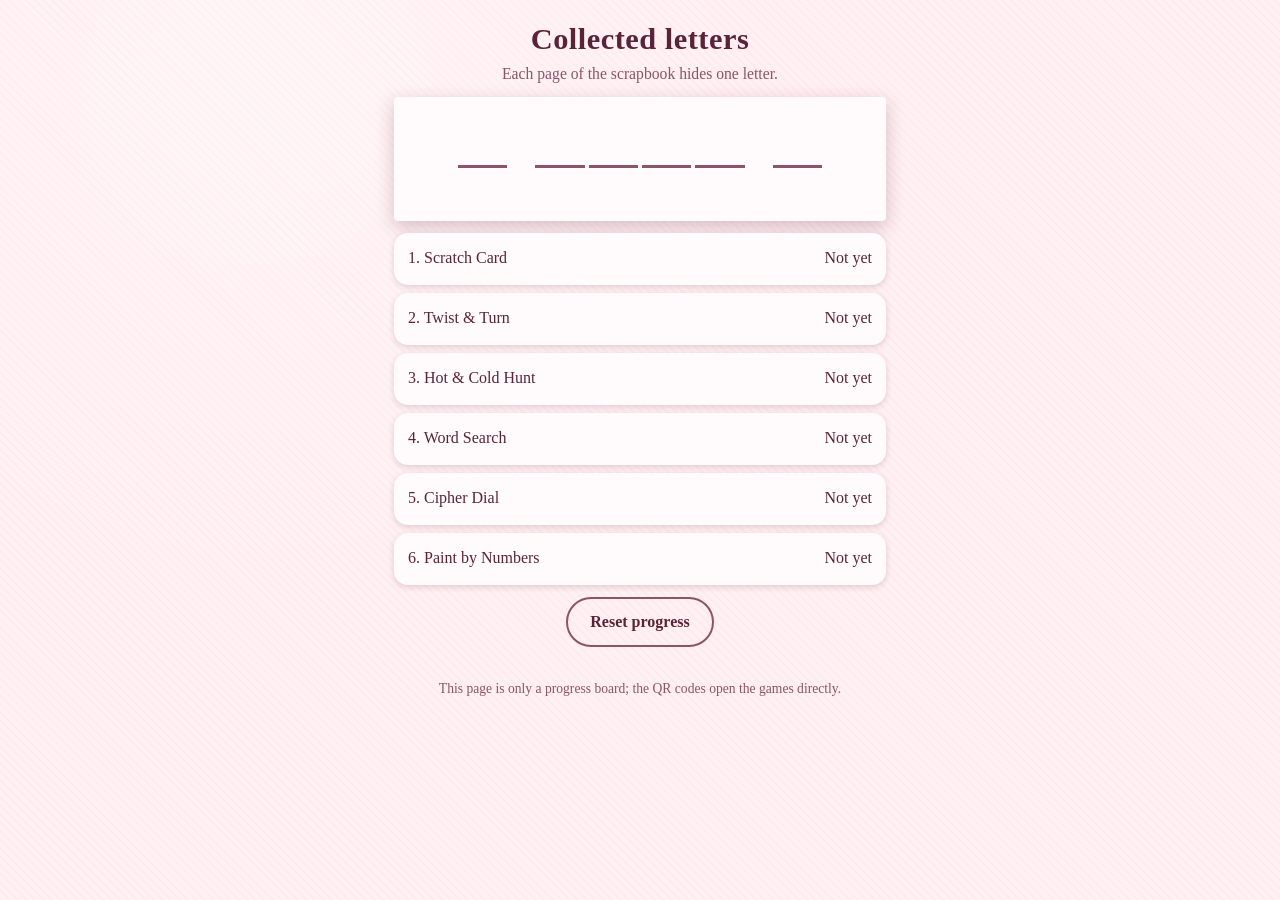
<file: index.html>
<!doctype html>
<html lang="en">
<head>
  <meta charset="utf-8">
  <meta name="viewport" content="width=device-width, initial-scale=1, viewport-fit=cover">
  <meta name="theme-color" content="#fff0f3">
  <title>Scrapbook</title>
  <link rel="stylesheet" href="shared/theme.css">
  <style>
    .letters {
      /* Never wrap: the phrase must read as one line. Size scales with the viewport. */
      display: flex; justify-content: center; gap: 4px; flex-wrap: nowrap;
      font-family: var(--font-hand); font-size: clamp(1.7rem, 9vw, 2.8rem); line-height: 1.1;
      margin: 8px 0 2px;
    }
    .letters .slot {
      width: 1.1em; text-align: center; border-bottom: 3px solid var(--ink-soft);
      color: var(--accent); min-height: 1.2em;
    }
    .letters .gap { width: .45em; flex: none; }
    .letters .slot { flex: none; }
    .final {
      text-align: center; font-family: var(--font-hand);
      font-size: 1.5rem; color: var(--accent); min-height: 1.6em;
    }
    .list { list-style: none; margin: 0; padding: 0; display: grid; gap: 8px; }
    .list a {
      display: flex; justify-content: space-between; align-items: center;
      padding: 12px 14px; border-radius: var(--radius); text-decoration: none;
      color: var(--ink); background: #fffafb; box-shadow: 0 2px 6px rgba(90,36,56,.18);
      min-height: 52px;
    }
    .list .done { color: var(--good); font-weight: 700; }
    .note { font-size: .85rem; color: var(--ink-soft); text-align: center; margin: 4px 0 0; }
    #offline { color: var(--good); }
  </style>
</head>
<body>
  <div class="page">
    <header class="top">
      <h1>Collected letters</h1>
      <p>Each page of the scrapbook hides one letter.</p>
    </header>

    <div class="frame straight">
      <div class="letters" id="letters" aria-label="Collected letters"></div>
      <div class="final" id="final"></div>
    </div>

    <ul class="list" id="list"></ul>

    <div class="row">
      <button class="btn ghost" id="reset" type="button">Reset progress</button>
    </div>
    <p class="note" id="offline"></p>
    <p class="note">This page is only a progress board; the QR codes open the games directly.</p>
  </div>

  <script src="shared/core.js"></script>
  <script>
    (function () {
      var got = SB.getLetters();
      var lettersEl = SB.$('#letters');
      var listEl = SB.$('#list');

      SB.GAMES.forEach(function (g, i) {
        lettersEl.append(SB.el('div', { class: 'slot', text: got[g.id] ? g.letter : '' }));
        if (i === 0 || i === 4) lettersEl.append(SB.el('div', { class: 'gap' }));

        var status = SB.el('span', { class: got[g.id] ? 'done' : '', text: got[g.id] ? 'Found ' + g.letter : 'Not yet' });
        var a = SB.el('a', { href: g.path + 'index.html' }, [SB.el('span', { text: (i + 1) + '. ' + g.title }), status]);
        listEl.append(SB.el('li', null, [a]));
      });

      if (SB.GAMES.every(function (g) { return got[g.id]; })) {
        SB.$('#final').textContent = 'I love u ❤';
      }

      SB.$('#reset').addEventListener('click', function () {
        if (confirm('Clear all collected letters on this device?')) { SB.resetLetters(); location.reload(); }
      });

      if ('serviceWorker' in navigator && navigator.serviceWorker.controller) {
        SB.$('#offline').textContent = 'Offline mode is ready on this device.';
      }
    })();
  </script>
</body>
</html>
</file>
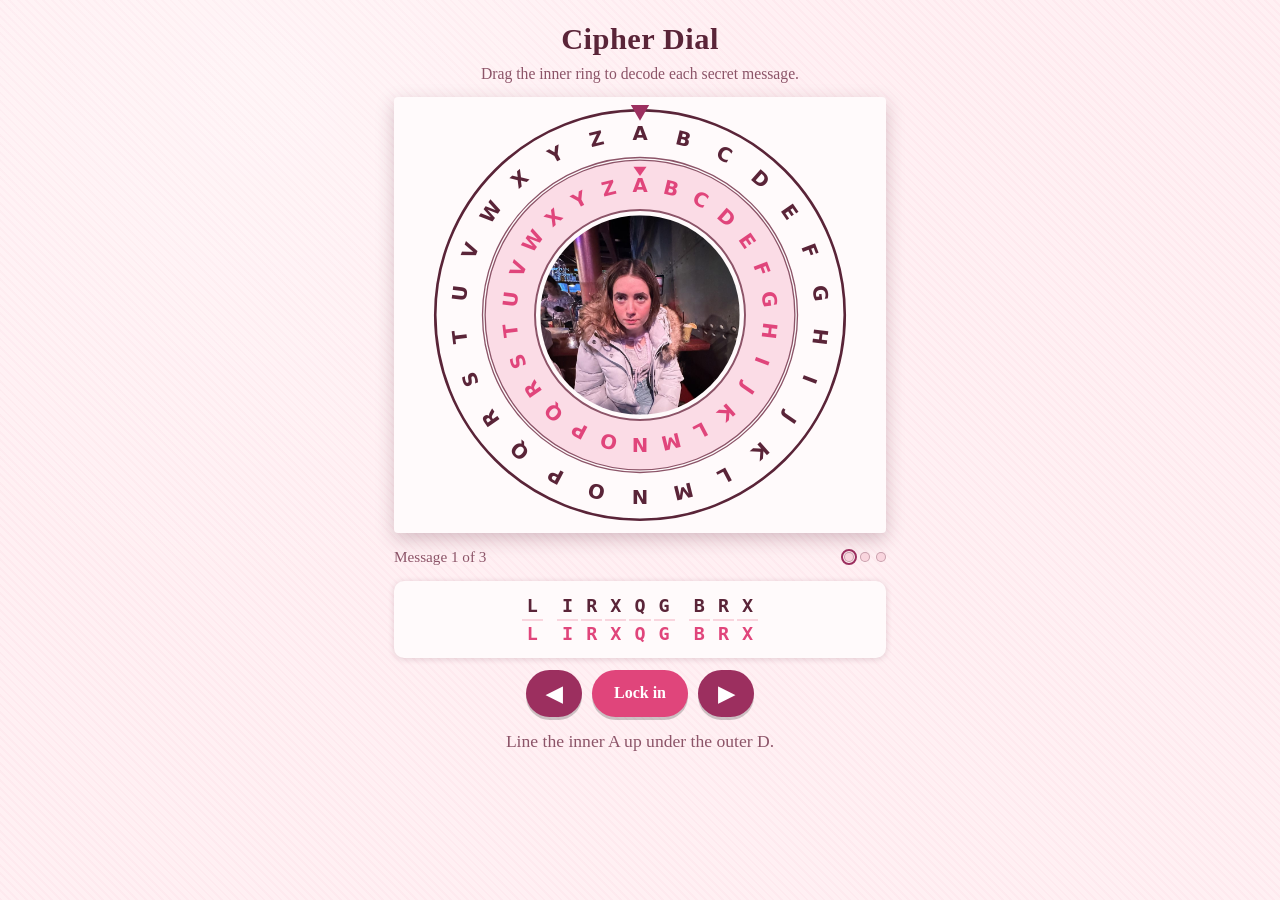
<file: games/cipher/index.html>
<!doctype html>
<html lang="en">
<head>
  <meta charset="utf-8">
  <meta name="viewport" content="width=device-width, initial-scale=1, viewport-fit=cover">
  <meta name="theme-color" content="#fff0f3">
  <title>Cipher Dial</title>
  <link rel="stylesheet" href="../../shared/theme.css">
  <link rel="stylesheet" href="game.css">
</head>
<body>
  <div class="page">
    <header class="top"><h1 id="title"></h1><p id="subtitle"></p></header>
    <main id="stage"></main>
  </div>
  <script src="../../shared/core.js"></script>
  <script src="config.js"></script>
  <script src="game.js"></script>
</body>
</html>
</file>
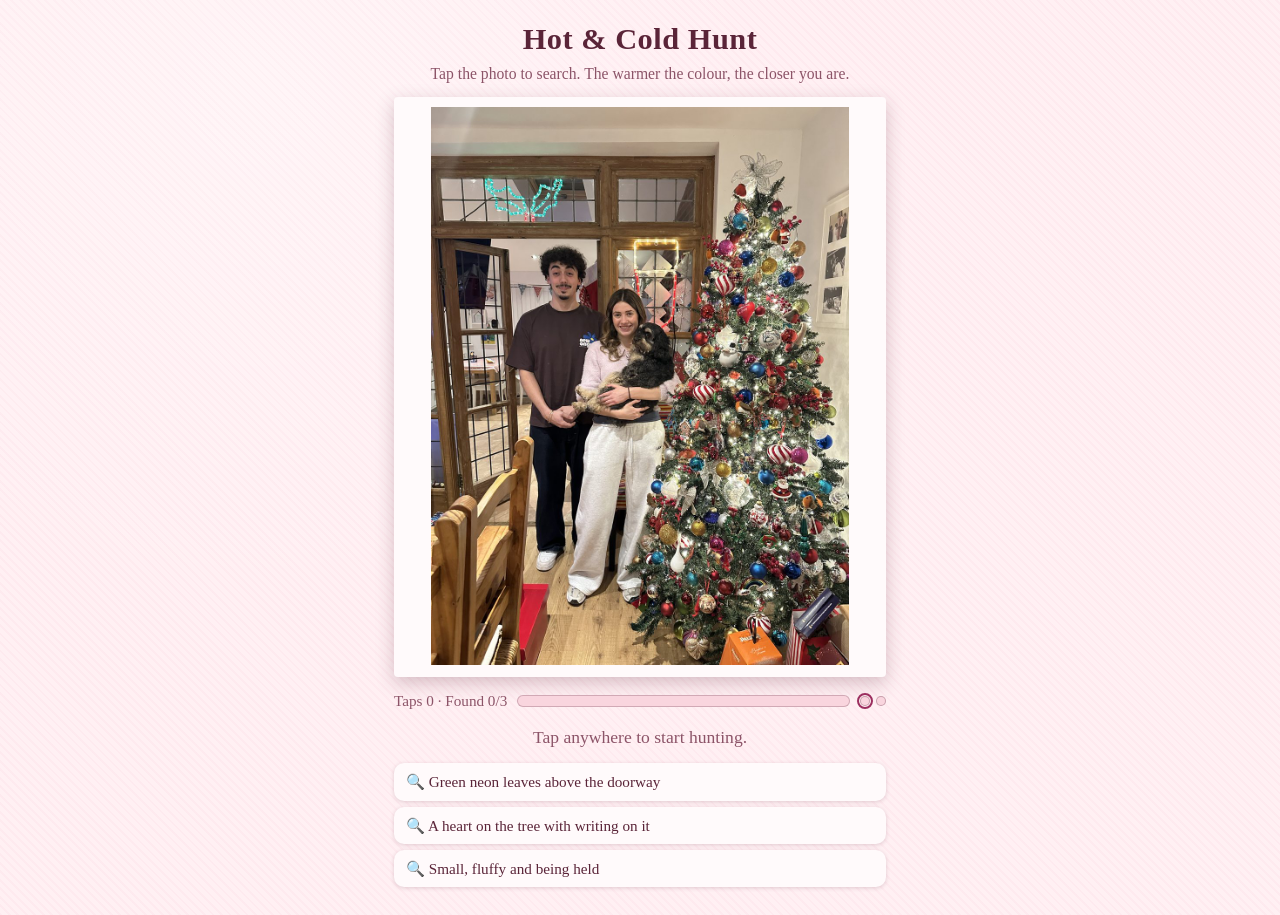
<file: games/hunt/index.html>
<!doctype html>
<html lang="en">
<head>
  <meta charset="utf-8">
  <meta name="viewport" content="width=device-width, initial-scale=1, viewport-fit=cover">
  <meta name="theme-color" content="#fff0f3">
  <title>Hot & Cold Hunt</title>
  <link rel="stylesheet" href="../../shared/theme.css">
  <link rel="stylesheet" href="game.css">
</head>
<body>
  <div class="page">
    <header class="top"><h1 id="title"></h1><p id="subtitle"></p></header>
    <main id="stage"></main>
  </div>
  <script src="../../shared/core.js"></script>
  <script src="config.js"></script>
  <script src="game.js"></script>
</body>
</html>
</file>
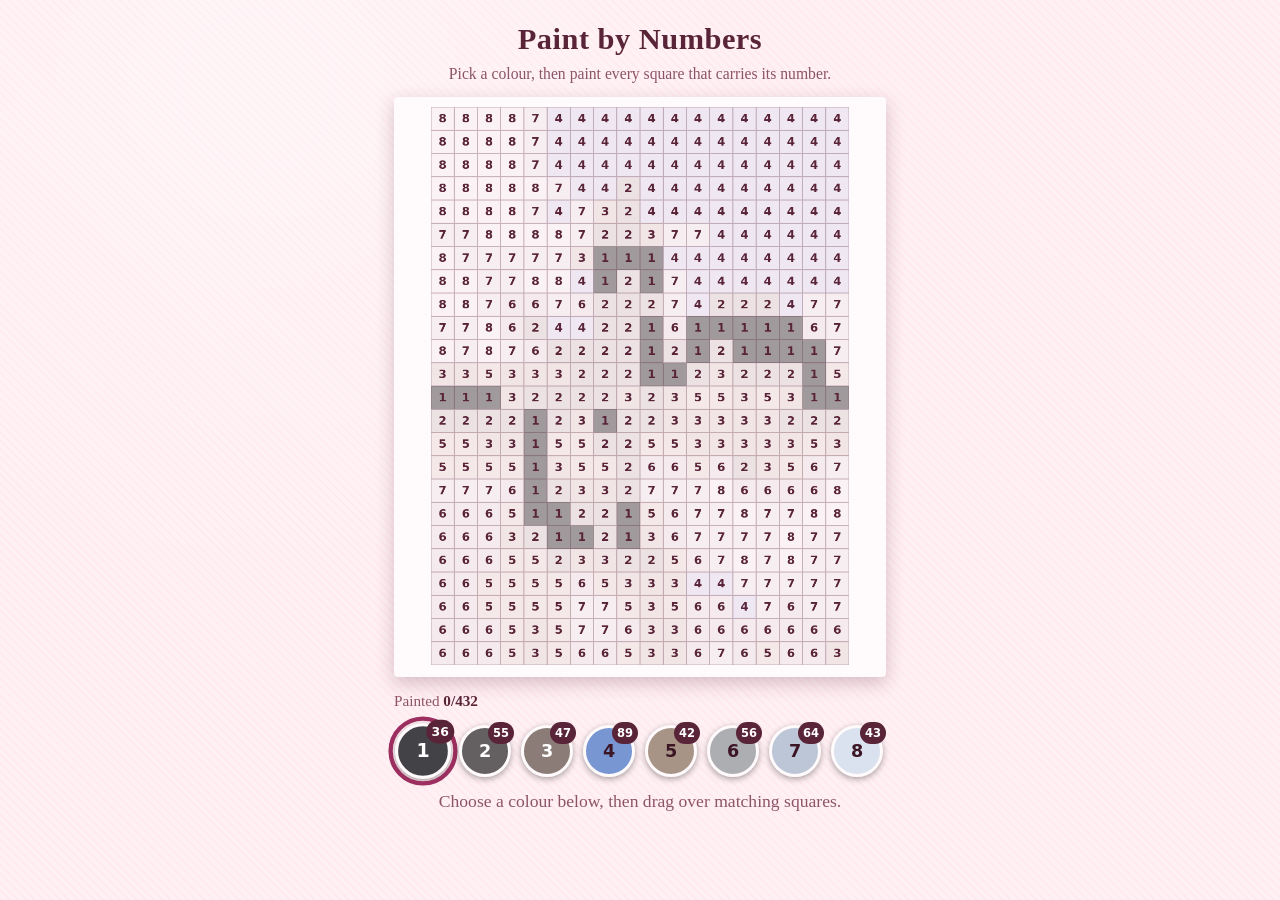
<file: games/paint/index.html>
<!doctype html>
<html lang="en">
<head>
  <meta charset="utf-8">
  <meta name="viewport" content="width=device-width, initial-scale=1, viewport-fit=cover">
  <meta name="theme-color" content="#fff0f3">
  <title>Paint by Numbers</title>
  <link rel="stylesheet" href="../../shared/theme.css">
  <link rel="stylesheet" href="game.css">
</head>
<body>
  <div class="page">
    <header class="top"><h1 id="title"></h1><p id="subtitle"></p></header>
    <main id="stage"></main>
  </div>
  <script src="../../shared/core.js"></script>
  <script src="config.js"></script>
  <script src="game.js"></script>
</body>
</html>
</file>
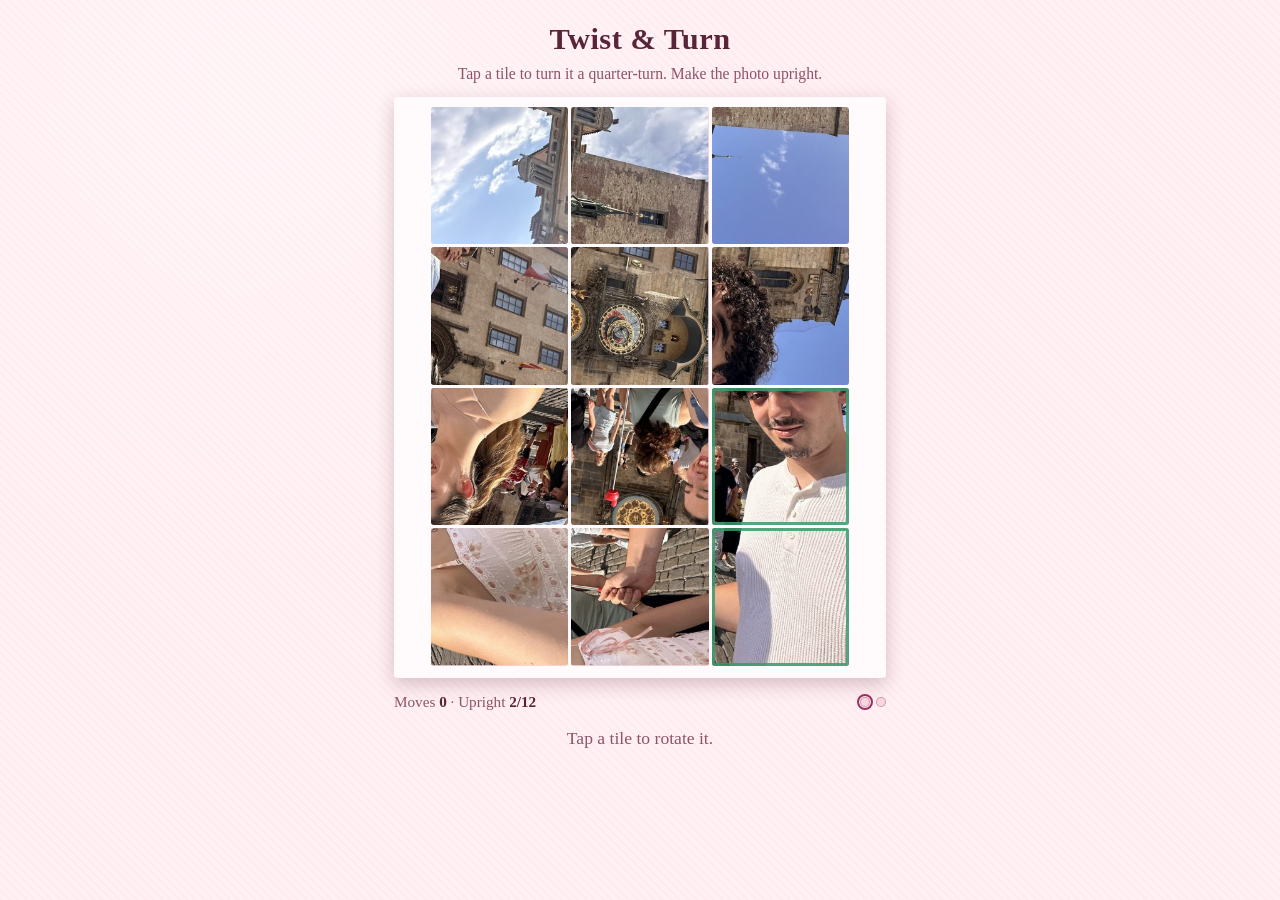
<file: games/rotate/index.html>
<!doctype html>
<html lang="en">
<head>
  <meta charset="utf-8">
  <meta name="viewport" content="width=device-width, initial-scale=1, viewport-fit=cover">
  <meta name="theme-color" content="#fff0f3">
  <title>Twist & Turn</title>
  <link rel="stylesheet" href="../../shared/theme.css">
  <link rel="stylesheet" href="game.css">
</head>
<body>
  <div class="page">
    <header class="top"><h1 id="title"></h1><p id="subtitle"></p></header>
    <main id="stage"></main>
  </div>
  <script src="../../shared/core.js"></script>
  <script src="config.js"></script>
  <script src="game.js"></script>
</body>
</html>
</file>
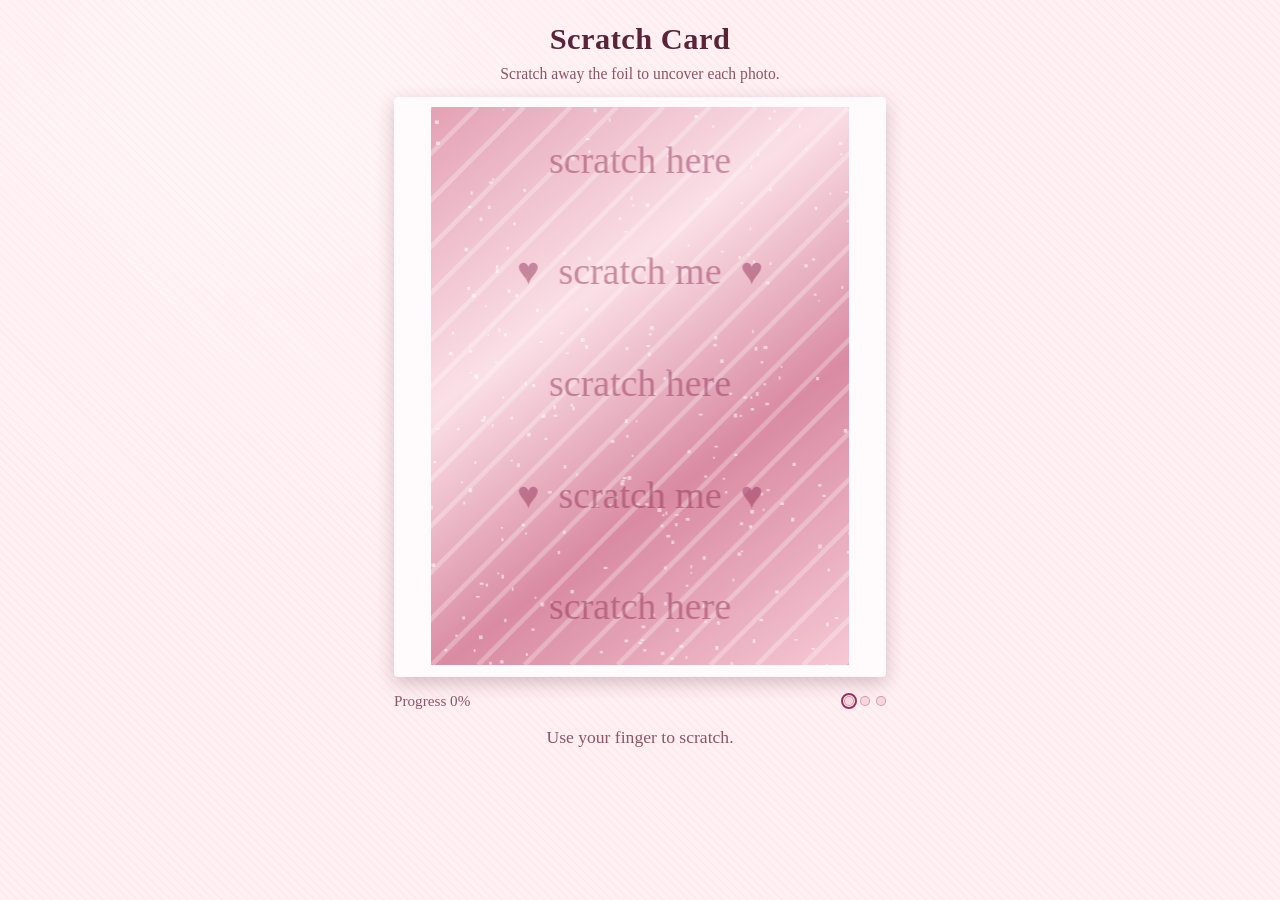
<file: games/scratch/index.html>
<!doctype html>
<html lang="en">
<head>
  <meta charset="utf-8">
  <meta name="viewport" content="width=device-width, initial-scale=1, viewport-fit=cover">
  <meta name="theme-color" content="#fff0f3">
  <title>Scratch Card</title>
  <link rel="stylesheet" href="../../shared/theme.css">
  <link rel="stylesheet" href="game.css">
</head>
<body>
  <div class="page">
    <header class="top"><h1 id="title"></h1><p id="subtitle"></p></header>
    <main id="stage"></main>
  </div>
  <script src="../../shared/core.js"></script>
  <script src="config.js"></script>
  <script src="game.js"></script>
</body>
</html>
</file>
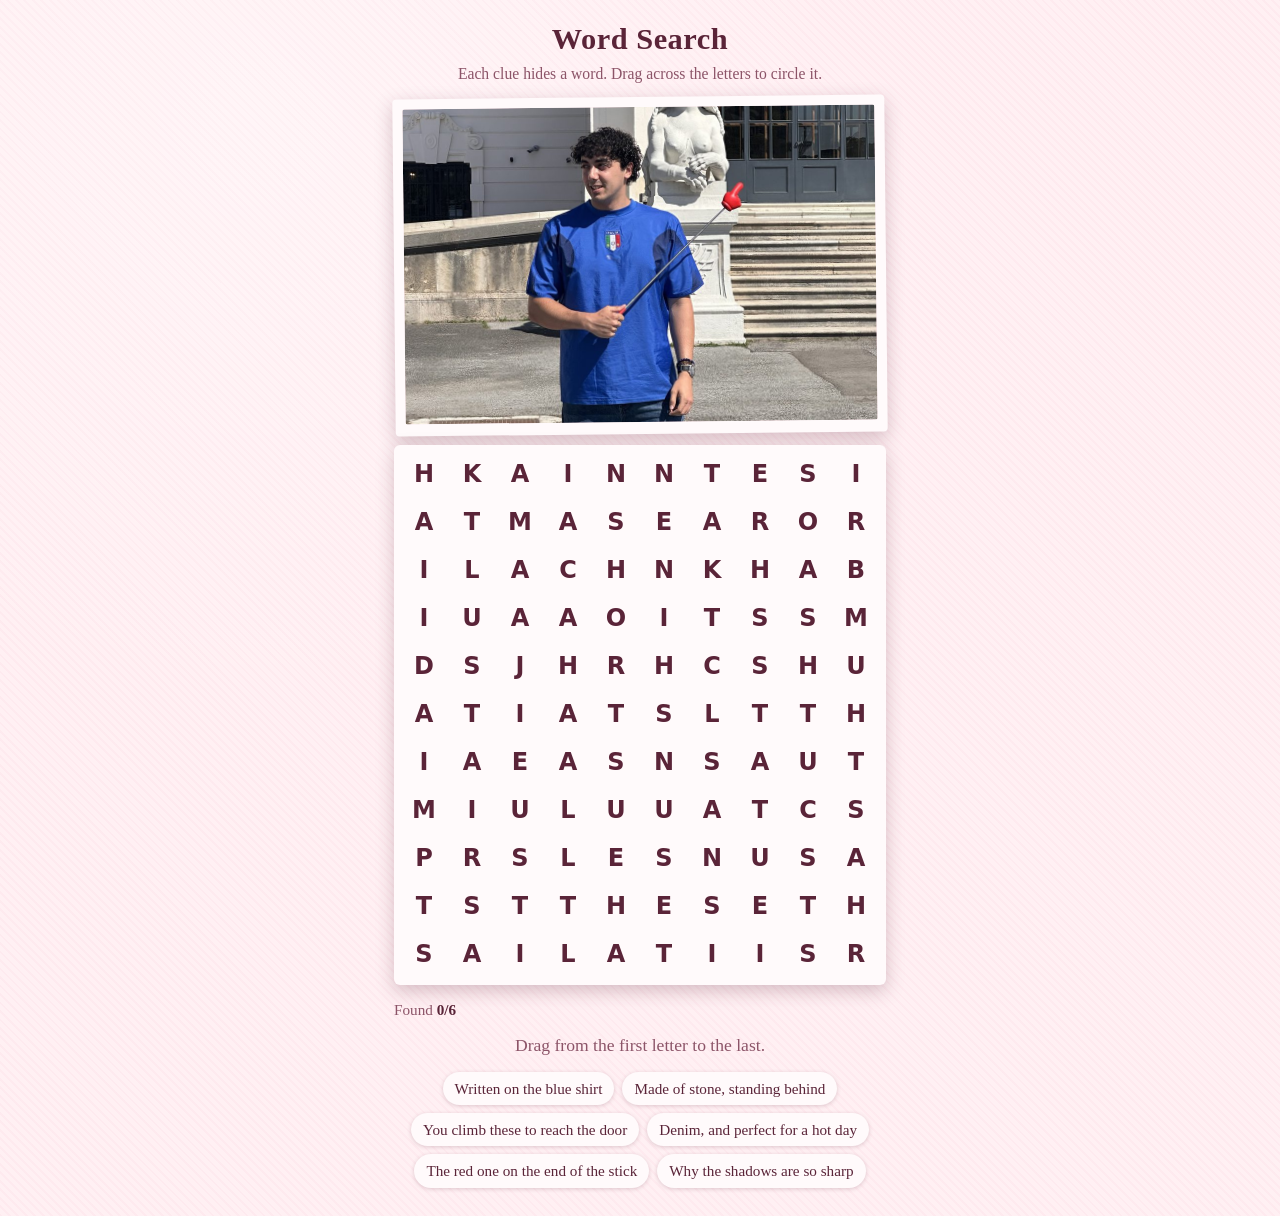
<file: games/wordsearch/index.html>
<!doctype html>
<html lang="en">
<head>
  <meta charset="utf-8">
  <meta name="viewport" content="width=device-width, initial-scale=1, viewport-fit=cover">
  <meta name="theme-color" content="#fff0f3">
  <title>Word Search</title>
  <link rel="stylesheet" href="../../shared/theme.css">
  <link rel="stylesheet" href="game.css">
</head>
<body>
  <div class="page">
    <header class="top"><h1 id="title"></h1><p id="subtitle"></p></header>
    <main id="stage"></main>
  </div>
  <script src="../../shared/core.js"></script>
  <script src="config.js"></script>
  <script src="game.js"></script>
</body>
</html>
</file>
<file: shared/theme.css>
/* ==========================================================================
   Scrapbook games — shared theme
   Valentine's palette: blush paper, rose accents, deep-berry ink.
   System fonts only, so everything works offline.

   Most colours live in these variables. A few are set in JavaScript because
   canvas/SVG drawing cannot read them directly:
     games/scratch/game.js   foil gradient (rose gold)
     games/hunt/game.js      hot/cold thermometer bands
     games/wordsearch/game.js highlight hues
     games/cipher/game.js    dial ring colours
     shared/core.js          confetti hearts
   ========================================================================== */

:root {
  --paper:      #fff0f3;   /* blush background */
  --paper-dark: #f9d5de;   /* soft pink: borders, empty states */
  --ink:        #5a2438;   /* deep berry: main text */
  --ink-soft:   #8c5468;   /* dusty rose: secondary text */
  --accent:     #e0457b;   /* rose pink: primary buttons, big letter */
  --accent-2:   #9c2f5f;   /* wine: secondary buttons, focus rings */
  --good:       #3a9b6e;   /* success (kept green so "done" reads clearly) */
  --warn:       #e8a33d;
  --shadow:     0 6px 18px rgba(90,36,56, .25);
  --radius:     14px;
  --font-body:  Georgia, "Iowan Old Style", "Palatino Linotype", serif;
  --font-hand:  "Bradley Hand", "Segoe Script", "Comic Sans MS", cursive;
}

* { box-sizing: border-box; -webkit-tap-highlight-color: transparent; }

html, body { margin: 0; padding: 0; }

body {
  min-height: 100vh;
  min-height: 100dvh;
  background:
    radial-gradient(circle at 20% 10%, rgba(255,255,255,.35), transparent 40%),
    repeating-linear-gradient(45deg, rgba(224,69,123,.035) 0 2px, transparent 2px 6px),
    var(--paper);
  color: var(--ink);
  font-family: var(--font-body);
  line-height: 1.4;
  display: flex;
  flex-direction: column;
  align-items: center;
  /* Avoid pull-to-refresh and double-tap zoom stealing taps; pinch-zoom stays
     available for accessibility. Interactive canvases opt out individually. */
  overscroll-behavior: none;
  touch-action: manipulation;
}

.page {
  width: 100%;
  max-width: 520px;
  padding: 14px 14px 28px;
  display: flex;
  flex-direction: column;
  gap: 12px;
}

#stage { display: flex; flex-direction: column; gap: 12px; }

/* ---- Header ------------------------------------------------------------ */
.top { text-align: center; }
.top h1 {
  margin: 4px 0 0;
  font-family: var(--font-hand);
  font-size: 1.9rem;
  letter-spacing: .5px;
}
.top p { margin: 2px 0 0; color: var(--ink-soft); font-size: .98rem; }

/* ---- Polaroid-style frame --------------------------------------------- */
.frame {
  background: #fffafb;
  padding: 10px 10px 12px;
  border-radius: 4px;
  box-shadow: var(--shadow);
  transform: rotate(-.6deg);
}
.frame.straight { transform: none; }

/* ---- HUD row (counters, hints) ---------------------------------------- */
.hud {
  display: flex;
  justify-content: space-between;
  align-items: center;
  gap: 10px;
  font-size: .95rem;
  color: var(--ink-soft);
  min-height: 1.6em;
}
.hud strong { color: var(--ink); }

.dots { display: flex; gap: 6px; }
.dots i {
  width: 10px; height: 10px; border-radius: 50%;
  background: var(--paper-dark);
  border: 1px solid rgba(90,36,56,.3);
}
.dots i.on  { background: var(--accent); border-color: var(--accent); }
.dots i.cur { outline: 2px solid var(--accent-2); outline-offset: 1px; }

/* ---- Buttons ----------------------------------------------------------- */
.btn {
  appearance: none;
  border: 0;
  border-radius: 999px;
  padding: 12px 22px;
  min-height: 46px;               /* comfortable touch target */
  font: inherit;
  font-weight: 700;
  color: #fff;
  background: var(--accent);
  box-shadow: 0 3px 0 rgba(0,0,0,.2);
  cursor: pointer;
}
.btn:active { transform: translateY(2px); box-shadow: 0 1px 0 rgba(0,0,0,.2); }
.btn.alt   { background: var(--accent-2); }
.btn.ghost { background: transparent; color: var(--ink); box-shadow: none; border: 2px solid var(--ink-soft); }
.btn[disabled] { opacity: .45; pointer-events: none; }
.row { display: flex; gap: 10px; justify-content: center; flex-wrap: wrap; }

/* ---- Utility ----------------------------------------------------------- */
.hint {
  font-family: var(--font-hand);
  text-align: center;
  color: var(--ink-soft);
  font-size: 1.1rem;
  min-height: 1.5em;
}
.error-box {
  background: #ffe3ec; border: 2px solid var(--accent); color: #7d1a3f;
  padding: 12px 14px; border-radius: var(--radius);
}
.shake { animation: shake .35s; }
@keyframes shake {
  0%,100% { transform: translateX(0); }
  20% { transform: translateX(-7px); } 40% { transform: translateX(7px); }
  60% { transform: translateX(-5px); } 80% { transform: translateX(5px); }
}

/* ---- Win overlay ------------------------------------------------------- */
.overlay {
  position: fixed; inset: 0; z-index: 50;
  display: flex; align-items: center; justify-content: center;
  background: rgba(60,14,34, .72);
  padding: 20px;
  animation: fade .35s ease both;
}
@keyframes fade { from { opacity: 0; } to { opacity: 1; } }
.overlay .card {
  width: min(92vw, 420px);
  background: #fffafb;
  border-radius: 10px;
  box-shadow: var(--shadow);
  padding: 22px 20px 20px;
  text-align: center;
  animation: pop .5s cubic-bezier(.2, 1.4, .4, 1) both;
}
@keyframes pop { from { transform: scale(.7) rotate(-4deg); opacity: 0; } to { transform: none; opacity: 1; } }
.overlay .kicker { margin: 0; color: var(--ink-soft); letter-spacing: 2px; text-transform: uppercase; font-size: .8rem; }
.overlay .big-letter {
  font-family: var(--font-hand);
  font-size: 7.5rem; line-height: 1;
  color: var(--accent);
  margin: 4px 0 2px;
  text-shadow: 3px 3px 0 var(--paper-dark);
}
.overlay .msg { margin: 0 0 12px; }
.overlay .progress {
  font-family: var(--font-hand); font-size: 1.7rem; letter-spacing: 6px;
  margin: 8px 0 16px; color: var(--ink);
}
.overlay .progress .missing { color: var(--paper-dark); }
.overlay .progress .space { display: inline-block; width: 14px; }

.heart {
  position: fixed; bottom: -40px; z-index: 60; pointer-events: none;
  animation: rise linear forwards;
}
@keyframes rise {
  to { transform: translateY(-110vh) rotate(25deg); opacity: 0; }
}

@media (prefers-reduced-motion: reduce) {
  .heart { display: none; }
  .overlay, .overlay .card, .shake { animation: none; }
}
</file>
<file: games/cipher/game.css>
.dial-frame { padding: 8px; }
svg.dial {
  display: block; width: min(100%, 420px); margin: 0 auto;
  cursor: grab; touch-action: none; user-select: none; -webkit-user-select: none;
}
svg.dial text { font-family: ui-rounded, "Trebuchet MS", system-ui, sans-serif; font-weight: 700; }
svg.dial .outer-letter { fill: #5a2438; font-size: 15px; }
svg.dial .inner-letter { fill: #e0457b; font-size: 15px; }

.message {
  display: flex; flex-wrap: wrap; gap: 4px 14px; justify-content: center;
  background: #fffafb; border-radius: 10px; padding: 12px 10px;
  box-shadow: 0 1px 6px rgba(90,36,56,.18);
}
.word { display: flex; gap: 3px; }
.ch {
  display: flex; flex-direction: column; align-items: center; min-width: 1.15em;
  font-family: ui-monospace, Menlo, Consolas, monospace; font-weight: 700; font-size: 1.15rem;
}
.ch .c { color: var(--ink); }
.ch .d { color: var(--accent); border-top: 2px solid var(--paper-dark); min-height: 1.4em; width: 100%; text-align: center; }

.answer {
  width: 100%; font: inherit; font-size: 1.1rem; text-align: center; letter-spacing: 2px;
  padding: 12px; border-radius: 10px; border: 2px solid var(--ink-soft); background: #fffafb;
  text-transform: uppercase;
}
.answer:focus { outline: 3px solid var(--accent-2); outline-offset: 1px; }
.step-btn { min-width: 56px; font-size: 1.3rem; padding: 8px 18px; }
</file>
<file: games/hunt/game.css>
.hunt-wrap {
  position: relative;
  margin: 0 auto;
  overflow: hidden;
  cursor: crosshair;
  background: var(--paper-dark);
}
.hunt-wrap img {
  display: block; width: 100%; height: 100%;
  object-fit: cover; user-select: none; -webkit-user-drag: none;
}
.layer { position: absolute; inset: 0; pointer-events: none; }

/* Expanding ring where the player tapped. Colour is set inline per tap. */
.ripple {
  position: absolute; width: 14px; height: 14px; border-radius: 50%;
  border: 4px solid; transform: translate(-50%, -50%) scale(.4); opacity: .95;
  animation: ripple .8s ease-out forwards;
}
@keyframes ripple { to { transform: translate(-50%, -50%) scale(5); opacity: 0; } }

.tag {
  position: absolute; transform: translate(-50%, -140%);
  padding: 3px 9px; border-radius: 999px; color: #fff; font-weight: 700; font-size: .85rem;
  white-space: nowrap; animation: tag 1s ease-out forwards;
}
@keyframes tag { 0% { opacity: 0; } 15% { opacity: 1; } 80% { opacity: 1; } 100% { opacity: 0; } }

/* A discovered target: ring plus name. */
.found-mark {
  position: absolute; aspect-ratio: 1; border-radius: 50%;
  transform: translate(-50%, -50%);
  border: 4px solid #fff; box-shadow: 0 0 0 3px var(--good), 0 0 14px rgba(0,0,0,.45);
  animation: pop .4s cubic-bezier(.2, 1.4, .4, 1) both;
}
.found-mark span {
  position: absolute; left: 50%; top: 105%; transform: translateX(-50%);
  background: var(--good); color: #fff; padding: 2px 8px; border-radius: 999px;
  font-size: .8rem; font-weight: 700; white-space: nowrap;
}
@keyframes pop { from { transform: translate(-50%, -50%) scale(.2); opacity: 0; } }

/* Calibration helpers (?calibrate=1) */
.calib-ring {
  position: absolute; aspect-ratio: 1; border-radius: 50%; transform: translate(-50%, -50%);
  border: 2px dashed #fff; box-shadow: 0 0 0 1px #000;
}
.calib-out {
  font-family: ui-monospace, Menlo, Consolas, monospace; font-size: .95rem;
  background: #3d1626; color: #9ef0a8; padding: 8px 12px; border-radius: 8px; text-align: center;
}

.thermo {
  height: 12px; flex: 1; border-radius: 999px; background: var(--paper-dark);
  overflow: hidden; border: 1px solid rgba(90,36,56,.25);
}
.thermo i { display: block; height: 100%; width: 0; transition: width .25s, background .25s; }

.clues { list-style: none; margin: 0; padding: 0; display: grid; gap: 6px; }
.clues li {
  background: #fffafb; border-radius: 10px; padding: 8px 12px;
  box-shadow: 0 1px 4px rgba(90,36,56,.18); font-size: .95rem;
}
.clues li.done { color: var(--good); text-decoration: line-through; opacity: .75; }
.clues li::before { content: '\1F50D  '; }
.clues li.done::before { content: '\2714  '; }
</file>
<file: games/paint/game.css>
.paint-wrap { position: relative; margin: 0 auto; background: var(--paper-dark); }
.paint-wrap canvas { display: block; width: 100%; height: 100%; cursor: crosshair; }
.paint-wrap img {
  position: absolute; inset: 0; width: 100%; height: 100%; object-fit: cover;
  opacity: 0; transition: opacity 1.4s ease; pointer-events: none;
}

.palette { display: flex; flex-wrap: wrap; gap: 10px; justify-content: center; }
.sw {
  position: relative; width: 52px; height: 52px; border-radius: 50%;
  border: 3px solid #fffafb; box-shadow: 0 2px 6px rgba(0,0,0,.35);
  font: 700 1.1rem ui-rounded, "Trebuchet MS", system-ui, sans-serif; cursor: pointer; padding: 0;
}
.sw.sel { outline: 4px solid var(--accent-2); outline-offset: 2px; transform: scale(1.08); }
.sw.full { opacity: .45; pointer-events: none; }
.sw .left {
  position: absolute; right: -6px; top: -6px; min-width: 22px; height: 22px; padding: 0 5px;
  border-radius: 999px; background: var(--ink); color: #fff; font-size: .72rem; line-height: 22px;
}
.sw.full .left { background: var(--good); }
</file>
<file: games/rotate/game.css>
.board {
  display: grid;
  gap: 3px;
  margin: 0 auto;
  background: #fffafb;
  transition: gap .5s ease;
}
.board.solved { gap: 0; }

.tile {
  position: relative;
  aspect-ratio: 1;
  padding: 0;
  border: 0;
  background: var(--paper-dark);
  overflow: hidden;           /* a rotated square never leaves its own box, this is belt and braces */
  cursor: pointer;
  border-radius: 3px;
}
.board.solved .tile { border-radius: 0; }
.tile canvas {
  display: block;
  width: 100%; height: 100%;
  transition: transform .22s ease-out;
  pointer-events: none;       /* taps go to the button, not the canvas */
}
.tile.ok::after {
  content: '';
  position: absolute; inset: 0;
  box-shadow: inset 0 0 0 3px rgba(58,155,110, .85);
  pointer-events: none;
}
.board.solved .tile.ok::after { display: none; }
.tile:focus-visible { outline: 3px solid var(--accent-2); outline-offset: -3px; }
</file>
<file: games/scratch/game.css>
.scratch-wrap {
  position: relative;
  margin: 0 auto;
  border-radius: 2px;
  overflow: hidden;
  background: var(--paper-dark);
}
.scratch-wrap img,
.scratch-wrap canvas {
  position: absolute; inset: 0;
  width: 100%; height: 100%;
  display: block;
}
.scratch-wrap img { object-fit: cover; user-select: none; -webkit-user-drag: none; }
.scratch-wrap canvas { cursor: crosshair; }
</file>
<file: games/wordsearch/game.css>
.banner {
  display: block; width: 100%; aspect-ratio: 16 / 7; object-fit: cover;
  border-radius: 2px; background: var(--paper-dark);
}
.caption {
  margin: 8px 0 0; text-align: center;
  font-family: var(--font-hand); font-size: 1.2rem; color: var(--ink-soft);
}

.grid-wrap {
  position: relative; margin: 0 auto; width: 100%;
  background: #fffafb; border-radius: 6px; padding: 6px;
  box-shadow: var(--shadow); user-select: none; -webkit-user-select: none;
}
.letters-grid {
  display: grid; width: 100%;
  font-family: ui-rounded, "Trebuchet MS", system-ui, sans-serif; font-weight: 700;
  color: var(--ink);
}
.cell {
  aspect-ratio: 1; display: flex; align-items: center; justify-content: center;
  font-size: clamp(14px, 4.6vw, 24px);
}
svg.overlay-svg {
  position: absolute; inset: 6px; width: calc(100% - 12px); height: calc(100% - 12px);
  pointer-events: none;
}

.words { display: flex; flex-wrap: wrap; gap: 8px; justify-content: center; }
.chip {
  padding: 6px 12px; border-radius: 999px; background: #fffafb;
  box-shadow: 0 1px 4px rgba(90,36,56,.2); font-size: .95rem;
}
.chip.done { background: var(--good); color: #fff; text-decoration: line-through; }
</file>
